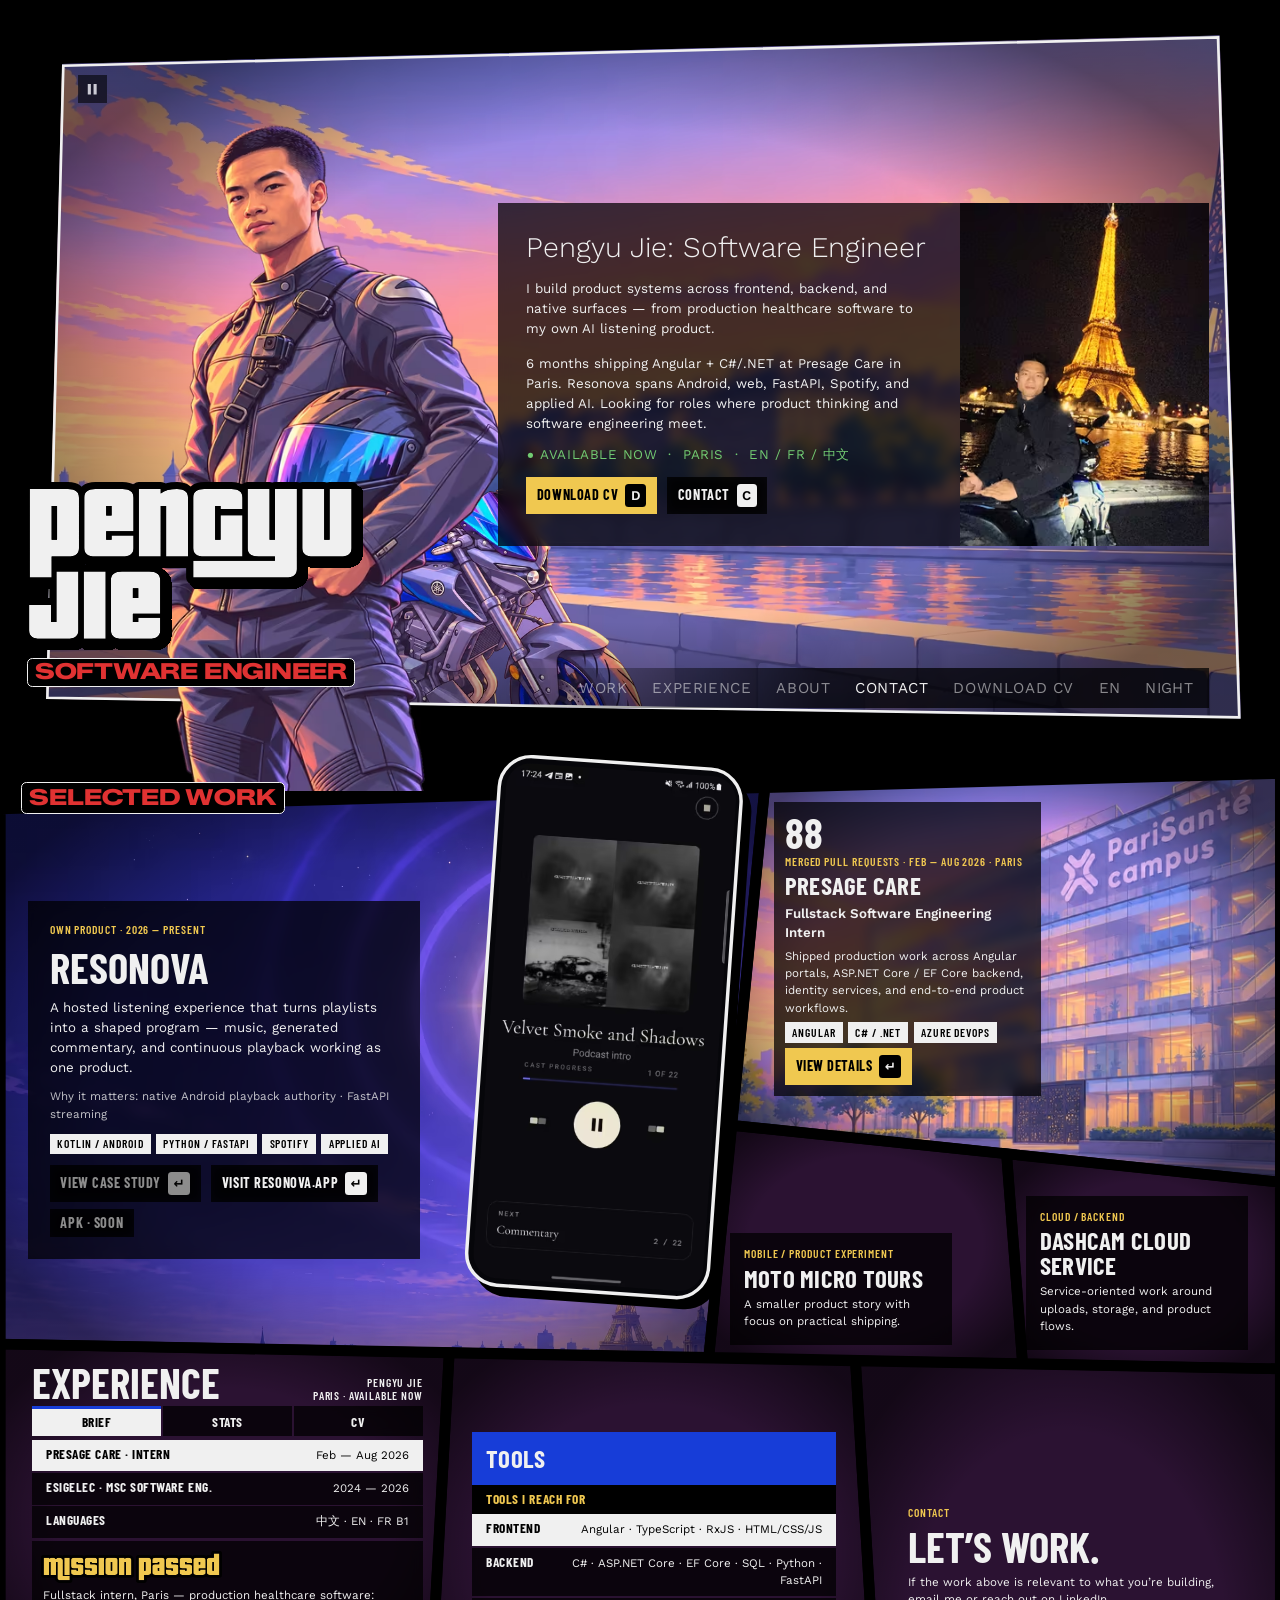
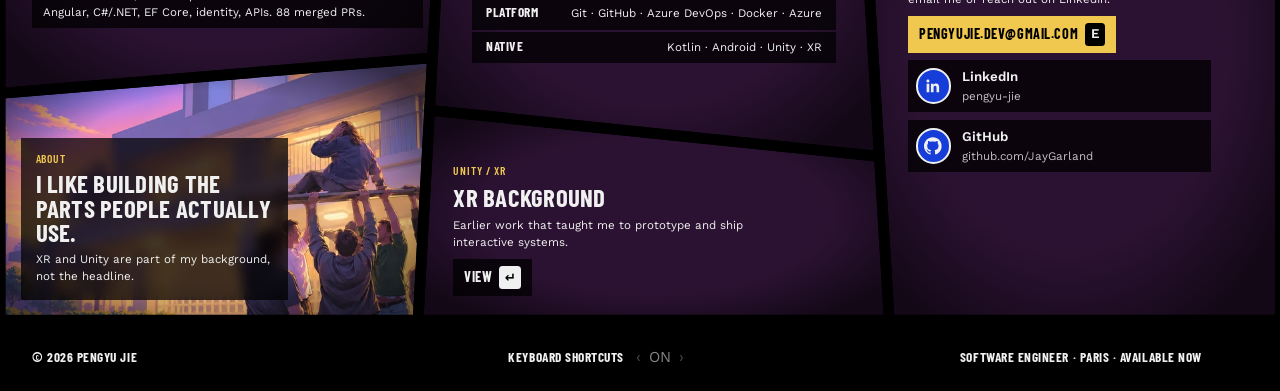
<file: index.html>
<!DOCTYPE html>
<html lang="en" data-theme="night">
<head>
  <meta charset="utf-8">
  <meta name="viewport" content="width=device-width, initial-scale=1">
  <title>Pengyu Jie — Software Engineer</title>
  <meta name="description" content="Software Engineer in Europe. Fullstack, product and platforms. Available now.">
  <link rel="canonical" href="https://pengyujie.pages.dev/">
  <link rel="alternate" href="https://pengyujie.pages.dev/" hreflang="en">
  <link rel="alternate" href="https://pengyujie.pages.dev/" hreflang="fr">
  <link rel="alternate" href="https://pengyujie.pages.dev/" hreflang="zh-Hans">
  <link rel="alternate" href="https://pengyujie.pages.dev/" hreflang="x-default">
  <link rel="icon" href="assets/icons/favicon.svg" type="image/svg+xml">
  <link rel="icon" href="assets/icons/favicon-32.png" type="image/png" sizes="32x32">
  <link rel="apple-touch-icon" href="assets/icons/apple-touch-icon.png">
  <meta property="og:type" content="website">
  <meta property="og:url" content="https://pengyujie.pages.dev/">
  <meta property="og:title" content="Pengyu Jie — Software Engineer">
  <meta property="og:description" content="Fullstack, product and platforms. Available now.">
  <meta property="og:image" content="https://pengyujie.pages.dev/assets/img/og-pengyu-jie-gta.jpg">
  <meta property="og:image:type" content="image/jpeg">
  <meta property="og:image:width" content="1200">
  <meta property="og:image:height" content="630">
  <meta name="twitter:card" content="summary_large_image">
  <meta name="twitter:title" content="Pengyu Jie — Software Engineer">
  <meta name="twitter:description" content="Fullstack, product and platforms. Available now.">
  <meta name="twitter:image" content="https://pengyujie.pages.dev/assets/img/og-pengyu-jie-gta.jpg">
  <script>
    try { if (localStorage.getItem("pengyujie-theme") === "day") document.documentElement.setAttribute("data-theme", "day"); } catch (e) {}
  </script>
  <link rel="preconnect" href="https://fonts.googleapis.com">
  <link rel="preconnect" href="https://fonts.gstatic.com" crossorigin>
  <link rel="preload" as="style" href="https://fonts.googleapis.com/css2?family=Barlow+Condensed:wght@600;700&family=Work+Sans:wght@300;400;600&family=Zalando+Sans+Expanded:wght@900&display=swap" onload="this.onload=null;this.rel='stylesheet'">
  <noscript><link rel="stylesheet" href="https://fonts.googleapis.com/css2?family=Barlow+Condensed:wght@600;700&family=Work+Sans:wght@300;400;600&family=Zalando+Sans+Expanded:wght@900&display=swap"></noscript>
  <link rel="stylesheet" href="assets/css/gta/tokens.css">
  <link rel="stylesheet" href="assets/css/gta/components.css">
  <link rel="stylesheet" href="assets/css/gta/site.css">
  <script>
    window.dataLayer = window.dataLayer || [];
    function gtag(){dataLayer.push(arguments);}
    gtag('js', new Date());
    gtag('config', 'G-TCTK49658F');
    /* Analytics loads after the page so it doesn't compete with the hero art; queued calls still send. */
    addEventListener('load', function () {
      var s = document.createElement('script');
      s.async = true; s.src = 'https://www.googletagmanager.com/gtag/js?id=G-TCTK49658F';
      document.head.appendChild(s);
    });
  </script>
</head>
<body>
  <a class="skip-link" href="#main" data-i18n="skip">Skip to content</a>

  <!-- Mobile top bar (137:580): logo + iFruit phone button; sticky. Hidden >= 1024 px. -->
  <div class="m-topbar scrim">
    <a class="m-logo" href="#top">Pengyu Jie</a>
    <button class="m-phone" type="button" data-open-ifruit aria-haspopup="dialog" aria-controls="ifruit">
      <svg aria-hidden="true" focusable="false"><use href="assets/icons/sprite.svg#i-phone"/></svg>
      <span data-i18n="phone">Phone</span>
    </button>
  </div>

  <div class="stage">
    <script>(function(s,w){if(w>=1024)s.style.zoom=Math.min(1,w/1440);})(document.currentScript.parentElement,document.documentElement.clientWidth);</script>

    <!-- ============ HERO ============ -->
    <header class="hero" id="top">
      <!-- Card (110:2): sky, parked bike, vignette, dip-to-black; skewed 3 px white edge on top. -->
      <div class="hero-card">
        <div class="hero-layer hero-sky">
          <picture>
            <source media="(max-width: 480px)" srcset="assets/img/gta/hero-L0-sky-m.avif" type="image/avif">
            <source media="(max-width: 480px)" srcset="assets/img/gta/hero-L0-sky-m.webp" type="image/webp">
            <source srcset="assets/img/gta/hero-L0-sky-800.avif 800w, assets/img/gta/hero-L0-sky.avif 1536w" sizes="(min-width: 1024px) 100vw, 816px" type="image/avif">
            <img src="assets/img/gta/hero-L0-sky.webp" srcset="assets/img/gta/hero-L0-sky-800.webp 800w, assets/img/gta/hero-L0-sky.webp 1536w" sizes="(min-width: 1024px) 100vw, 816px" alt="" width="1536" height="1024" fetchpriority="high">
          </picture>
        </div>
        <div class="hero-layer hero-bike">
          <picture>
            <source srcset="assets/img/gta/hero-L3-bike-800.avif 800w, assets/img/gta/hero-L3-bike.avif 1536w" sizes="42vw" type="image/avif">
            <img src="assets/img/gta/hero-L3-bike.webp" srcset="assets/img/gta/hero-L3-bike-800.webp 800w, assets/img/gta/hero-L3-bike.webp 1536w" sizes="42vw" alt="" width="1536" height="1024" loading="lazy">
          </picture>
        </div>
        <!-- Scene B "blue-hour ride" (165:955 → 165:991 → 165:1027): loaded after the page, then joins the cycle -->
        <div class="hero-scene-b" aria-hidden="true">
          <div class="hero-layer hero-sky-b">
            <picture>
              <source data-srcset="assets/img/gta/heroB-L0-bg-800.avif 800w, assets/img/gta/heroB-L0-bg.avif 1536w" sizes="(min-width: 1024px) 100vw, 816px" type="image/avif">
              <img data-src="assets/img/gta/heroB-L0-bg.webp" data-srcset="assets/img/gta/heroB-L0-bg-800.webp 800w, assets/img/gta/heroB-L0-bg.webp 1536w" sizes="(min-width: 1024px) 100vw, 816px" alt="" width="1536" height="1024">
            </picture>
          </div>
        </div>
        <div class="hero-dip"></div>
        <div class="vignette"></div>
      </div>
      <button class="cycle-toggle scrim" type="button" data-cycle-toggle aria-label="Pause background animation" data-i18n-label="cyclePause">
        <svg class="i-pause" viewBox="0 0 14 14" aria-hidden="true" focusable="false"><path d="M2 1h3.5v12H2zM8.5 1H12v12H8.5z"/></svg>
        <svg class="i-play" viewBox="0 0 14 14" aria-hidden="true" focusable="false"><path d="M3 1l10 6-10 6z"/></svg>
      </button>
      <svg class="hero-edge" viewBox="0 0 1344 768" aria-hidden="true" focusable="false">
        <path d="M1342.45 766.474L1.53809 744.524L19.4639 33.4648L1318.55 1.53613L1342.45 766.474Z"/>
      </svg>

      <!-- Break-out subject (110:6): head inside the card, body breaks the card's bottom edge. -->
      <div class="hero-breakout">
        <div class="hero-layer hero-subject">
          <picture>
            <source srcset="assets/img/gta/hero-L2-subject-520.avif 520w, assets/img/gta/hero-L2-subject.avif 1024w" sizes="(min-width: 1024px) 36vw, 400px" type="image/avif">
            <img src="assets/img/gta/hero-L2-subject.webp" srcset="assets/img/gta/hero-L2-subject-520.webp 520w, assets/img/gta/hero-L2-subject.webp 1024w" sizes="(min-width: 1024px) 36vw, 400px" alt="" width="1024" height="1536" fetchpriority="high">
          </picture>
        </div>
      </div>

      <div class="hero-breakout-b" aria-hidden="true">
        <div class="hero-layer hero-subject-b">
          <picture>
            <source data-srcset="assets/img/gta/heroB-L2-subject-800.avif 800w, assets/img/gta/heroB-L2-subject.avif 969w" sizes="(min-width: 1024px) 47vw, 104vw" type="image/avif">
            <img data-src="assets/img/gta/heroB-L2-subject.webp" data-srcset="assets/img/gta/heroB-L2-subject-800.webp 800w, assets/img/gta/heroB-L2-subject.webp 969w" sizes="(min-width: 1024px) 47vw, 104vw" alt="" width="969" height="976">
          </picture>
        </div>
      </div>

      <!-- Story panel (110:9): the reading area — never covered, never animated. -->
      <section class="story scrim" aria-labelledby="story-title">
        <div class="story-text">
          <h2 class="t-story-title" id="story-title" data-i18n="storyTitle">Pengyu Jie: Software Engineer</h2>
          <p class="t-body-m" data-i18n="storyP1">I build product systems across frontend, backend, and native surfaces — from production healthcare software to my own AI listening product.</p>
          <p class="t-body-m" data-i18n="storyP2">6 months shipping Angular + C#/.NET at Presage Care in Paris. Resonova spans Android, web, FastAPI, Spotify, and applied AI. Looking for roles where product thinking and software engineering meet.</p>
          <p class="story-status">
            <svg class="status-dot" viewBox="0 0 10 10" aria-hidden="true" focusable="false"><circle cx="5" cy="5" r="2.92"/></svg>
            <span data-i18n="statusLine">Available now  ·  Paris  ·  EN / FR / 中文</span>
          </p>
          <div class="actions">
            <a class="btn btn--primary" href="assets/docs/resume-fullstack/Fullstack_JiePengyu_CV_EN_BASELINE.pdf" data-cv download><span data-i18n="downloadCv">Download CV</span> <span class="key key--shortcut" aria-hidden="true">D</span></a>
            <a class="btn btn--secondary" href="#contact"><span data-i18n="navContact">Contact</span> <span class="key key--shortcut" aria-hidden="true">C</span></a>
          </div>
        </div>
        <picture class="story-inset">
          <source srcset="assets/img/gta/story-inset-280.avif 280w, assets/img/gta/story-inset.avif 560w" sizes="280px" type="image/avif">
          <img src="assets/img/gta/story-inset.webp" srcset="assets/img/gta/story-inset-280.webp 280w, assets/img/gta/story-inset.webp 560w" sizes="280px" alt="Pengyu Jie with his motorcycle at the Eiffel Tower at night" data-i18n-alt="insetAlt" width="560" height="772" loading="lazy">
        </picture>
      </section>

      <!-- Nav strip (110:25): image-11 fading story-menu bar; sticks to the top past the hero. -->
      <nav class="hero-nav" aria-label="Primary">
        <a class="menu-bar-item" href="#work" aria-current="true" data-i18n="navWork">Work</a>
        <a class="menu-bar-item" href="#experience" data-i18n="navExperience">Experience</a>
        <a class="menu-bar-item" href="#about" data-i18n="navAbout">About</a>
        <a class="menu-bar-item" href="#contact" data-i18n="navContact">Contact</a>
        <a class="menu-bar-item" href="assets/docs/resume-fullstack/Fullstack_JiePengyu_CV_EN_BASELINE.pdf" data-cv download data-i18n="navCv">Download CV</a>
        <button class="menu-bar-item selector" type="button" data-lang-toggle><span class="visually-hidden" data-i18n="langPrefix">Language: </span><span data-i18n="langValue">EN</span></button>
        <button class="menu-bar-item selector" type="button" data-theme-toggle><span class="visually-hidden" data-i18n="themePrefix">Theme: </span><span data-theme-value>Night</span></button>
      </nav>

      <!-- Mobile poster corners (137:363 / 154:367) -->
      <p class="poster-corner poster-corner--left" data-i18n="posterCity">Paris · 2026</p>
      <p class="poster-corner poster-corner--right"><svg class="status-dot" viewBox="0 0 10 10" aria-hidden="true" focusable="false"><circle cx="5" cy="5" r="2.92"/></svg><span data-i18n="available">Available now</span></p>

      <div class="hero-logo">
        <h1 class="visually-hidden">Pengyu Jie</h1>
        <img class="hero-wordmark" src="assets/img/gta/wm-name-hero.svg" alt="" width="384" height="235">
        <p class="plate hero-plate"><span data-i18n="plateRole">Software engineer</span></p>
      </div>
    </header>

    <main id="main">
      <h2 class="plate work-plate"><span data-i18n="plateWork">Selected work</span></h2>

      <!-- Resonova (107:28) + the real app as the tile's subject (245:962), breaking out above it -->
      <div class="work-feature">
        <article class="tile tile--resonova cut-a" id="work" aria-labelledby="t-resonova">
          <div class="tile-bg"></div>
          <picture class="tile-art art--resonova">
            <source srcset="assets/img/gta/resonova-L0-bg-800.avif 800w, assets/img/gta/resonova-L0-bg.avif 1536w" sizes="(min-width: 1024px) 77vw, 1050px" type="image/avif">
            <img src="assets/img/gta/resonova-L0-bg.webp" srcset="assets/img/gta/resonova-L0-bg-800.webp 800w, assets/img/gta/resonova-L0-bg.webp 1536w" sizes="(min-width: 1024px) 77vw, 1050px" alt="" width="1536" height="1024" loading="lazy">
          </picture>
          <div class="vignette"></div>
          <div class="info-panel info-panel--featured scrim tile-panel">
            <p class="ip-kicker" data-i18n="resoStatus">Own product · 2026 — present</p>
            <h3 class="ip-title" id="t-resonova">Resonova</h3>
            <p class="ip-body" data-i18n="resoDescription">A hosted listening experience that turns playlists into a shaped program — music, generated commentary, and continuous playback working as one product.</p>
            <p class="ip-detail" data-i18n="resoDetail">Why it matters: native Android playback authority · FastAPI streaming</p>
            <ul class="chips" aria-label="Technology"><li class="chip">Kotlin / Android</li><li class="chip">Python / FastAPI</li><li class="chip">Spotify</li><li class="chip">Applied AI</li></ul>
            <div class="actions">
              <span class="btn btn--primary" role="link" aria-disabled="true" title="Case study coming soon" data-i18n-title="resoCaseSoon"><span data-i18n="resoCaseStudy">View case study</span> <span class="key" aria-hidden="true">↵</span></span>
              <a class="btn btn--secondary" href="https://resonova.app/" target="_blank" rel="noopener"><span data-i18n="resoVisit">Visit resonova.app</span> <span class="key" aria-hidden="true">↵</span></a>
              <span class="btn btn--secondary" aria-disabled="true" data-i18n="resoApkSoon">APK · soon</span>
            </div>
          </div>
        </article>
        <div class="device device--resonova">
          <picture>
            <source srcset="assets/img/gta/resonova-screen.avif" type="image/avif">
            <img src="assets/img/gta/resonova-screen.webp" alt="Resonova Android app — Now Playing screen" data-i18n-alt="deviceAlt" width="324" height="720" loading="lazy">
          </picture>
        </div>
      </div>

      <!-- Presage Care (107:32) -->
      <article class="tile tile--presage cut-b" id="presage" aria-labelledby="t-presage">
        <div class="tile-bg"></div>
        <picture class="tile-art art--presage">
          <source srcset="assets/img/gta/presage-L0-bg-800.avif 800w, assets/img/gta/presage-L0-bg.avif 1536w" sizes="(min-width: 1024px) 59vw, 888px" type="image/avif">
          <img src="assets/img/gta/presage-L0-bg.webp" srcset="assets/img/gta/presage-L0-bg-800.webp 800w, assets/img/gta/presage-L0-bg.webp 1536w" sizes="(min-width: 1024px) 59vw, 888px" alt="" width="1536" height="1024" loading="lazy">
        </picture>
        <div class="vignette"></div>
        <div class="info-panel info-panel--standard scrim tile-panel">
          <div class="ip-stat"><p class="ip-stat-value">88</p><p class="ip-label" data-i18n="presageStatLabel">Merged pull requests · Feb — Aug 2026 · Paris</p></div>
          <h3 class="ip-title" id="t-presage" data-i18n="presageTitle">Presage Care</h3>
          <p class="ip-role" data-i18n="presageRole">Fullstack Software Engineering Intern</p>
          <p class="ip-body" data-i18n="presageBody">Shipped production work across Angular portals, ASP.NET Core / EF Core backend, identity services, and end-to-end product workflows.</p>
          <ul class="chips" aria-label="Technology"><li class="chip">Angular</li><li class="chip">C# / .NET</li><li class="chip">Azure DevOps</li></ul>
          <div class="actions">
            <button class="btn btn--primary" type="button" data-open-dialog="presage-details" aria-haspopup="dialog"><span data-i18n="viewDetails">View details</span> <span class="key" aria-hidden="true">↵</span></button>
          </div>
        </div>
      </article>

      <!-- Moto Micro Tours (107:36) — art placeholder -->
      <article class="tile tile--moto tile--placeholder cut-a" aria-labelledby="t-moto">
        <div class="tile-bg"></div><div class="vignette"></div>
        <div class="help-text scrim tile-panel">
          <p class="ht-kicker" data-i18n="motoKicker">Mobile / product experiment</p>
          <h3 class="ht-title" id="t-moto" data-i18n="motoTitle">Moto Micro Tours</h3>
          <p class="ht-body" data-i18n="motoBody">A smaller product story with focus on practical shipping.</p>
        </div>
      </article>

      <!-- Dashcam Cloud Service (107:40) — art placeholder -->
      <article class="tile tile--dashcam tile--placeholder cut-b" aria-labelledby="t-dashcam">
        <div class="tile-bg"></div><div class="vignette"></div>
        <div class="help-text scrim tile-panel">
          <p class="ht-kicker" data-i18n="dashKicker">Cloud / backend</p>
          <h3 class="ht-title" id="t-dashcam" data-i18n="dashTitle">Dashcam Cloud Service</h3>
          <p class="ht-body" data-i18n="dashBody">Service-oriented work around uploads, storage, and product flows.</p>
        </div>
      </article>

      <!-- Experience + Education (107:44) — GTA pause menu; art placeholder -->
      <article class="tile tile--experience tile--placeholder cut-a" id="experience" aria-labelledby="t-experience">
        <div class="tile-bg"></div><div class="vignette"></div>
        <div class="pause-menu tile-panel">
          <div class="pm-header">
            <h3 class="pm-title" id="t-experience" data-i18n="expTitle">Experience</h3>
            <p class="pm-meta"><span>Pengyu Jie</span><span data-i18n="expMeta">Paris · Available now</span></p>
          </div>
          <nav class="pm-tabs" aria-label="Experience">
            <a class="pause-tab" href="#experience" aria-current="true" data-i18n="tabBrief">Brief</a>
            <a class="pause-tab" href="#tools" data-i18n="tabStats">Stats</a>
            <a class="pause-tab" href="assets/docs/resume-fullstack/Fullstack_JiePengyu_CV_EN_BASELINE.pdf" data-cv download data-i18n="tabCv">CV</a>
          </nav>
          <ul class="menu-rows">
            <li class="menu-row menu-row--selected"><span class="mr-label" data-i18n="rowPresage">Presage Care · Intern</span><span class="mr-value" data-i18n="rowPresageVal">Feb — Aug 2026</span></li>
            <li class="menu-row"><span class="mr-label" data-i18n="rowEsig">ESIGELEC · MSc Software Eng.</span><span class="mr-value">2024 — 2026</span></li>
            <li class="menu-row"><span class="mr-label" data-i18n="rowLang">Languages</span><span class="mr-value" data-i18n="rowLangVal">中文 · EN · FR B1</span></li>
          </ul>
          <div class="pm-detail scrim">
            <img class="pm-mission" src="assets/img/gta/mission-passed.svg" alt="Mission passed" data-i18n-alt="missionAlt" width="204" height="39">
            <p class="ht-body" data-i18n="expDetail">Fullstack intern, Paris — production healthcare software: Angular, C#/.NET, EF Core, identity, APIs. 88 merged PRs.</p>
          </div>
        </div>
      </article>

      <!-- Tools (107:54) — GTA menu list; art placeholder -->
      <article class="tile tile--tools tile--placeholder cut-b" id="tools" aria-labelledby="t-tools">
        <div class="tile-bg"></div><div class="vignette"></div>
        <div class="gta-menu tile-panel">
          <h3 class="gm-banner" id="t-tools" data-i18n="toolsTitle">Tools</h3>
          <p class="gm-sub" data-i18n="stackTitle">Tools I reach for</p>
          <ul class="menu-rows">
            <li class="menu-row menu-row--selected"><span class="mr-label" data-i18n="frontend">Frontend</span><span class="mr-value">Angular · TypeScript · RxJS · HTML/CSS/JS</span></li>
            <li class="menu-row"><span class="mr-label" data-i18n="backend">Backend</span><span class="mr-value">C# · ASP.NET Core · EF Core · SQL · Python · FastAPI</span></li>
            <li class="menu-row"><span class="mr-label" data-i18n="platform">Platform</span><span class="mr-value">Git · GitHub · Azure DevOps · Docker · Azure</span></li>
            <li class="menu-row"><span class="mr-label" data-i18n="native">Native</span><span class="mr-value">Kotlin · Android · Unity · XR</span></li>
          </ul>
        </div>
      </article>

      <!-- XR background (107:47) — art placeholder -->
      <article class="tile tile--xr tile--placeholder cut-a" aria-labelledby="t-xr">
        <div class="tile-bg"></div><div class="vignette"></div>
        <div class="tile-copy tile-panel">
          <p class="ht-kicker" data-i18n="xrKicker">Unity / XR</p>
          <h3 class="ht-title" id="t-xr" data-i18n="xrTitle">XR background</h3>
          <p class="ht-body" data-i18n="xrBody">Earlier work that taught me to prototype and ship interactive systems.</p>
          <div class="actions">
            <a class="btn btn--secondary" href="assets/docs/JiePengyu_CV_UnityXR_2025-09_EN.pdf" data-xr-cv><span data-i18n="view">View</span> <span class="key" aria-hidden="true">↵</span></a>
          </div>
        </div>
      </article>

      <!-- About (107:50) -->
      <article class="tile tile--about cut-b" id="about" aria-labelledby="t-about">
        <div class="tile-bg"></div>
        <picture class="tile-art art--about">
          <source srcset="assets/img/gta/about-L0-bg-800.avif 800w, assets/img/gta/about-L0-bg.avif 1536w" sizes="(min-width: 1024px) 42vw, 528px" type="image/avif">
          <img src="assets/img/gta/about-L0-bg.webp" srcset="assets/img/gta/about-L0-bg-800.webp 800w, assets/img/gta/about-L0-bg.webp 1536w" sizes="(min-width: 1024px) 42vw, 528px" alt="" width="1536" height="1024" loading="lazy">
        </picture>
        <div class="vignette"></div>
        <div class="help-text scrim tile-panel">
          <p class="ht-kicker" data-i18n="aboutKicker">About</p>
          <h3 class="ht-title" id="t-about" data-i18n="aboutHeadline">I like building the parts people actually use.</h3>
          <p class="ht-body" data-i18n="aboutBody">XR and Unity are part of my background, not the headline.</p>
        </div>
      </article>

      <!-- Contact (107:57) — art placeholder -->
      <article class="tile tile--contact tile--placeholder cut-a" id="contact" aria-labelledby="t-contact">
        <div class="tile-bg"></div><div class="vignette"></div>
        <div class="tile-copy tile-panel">
          <p class="ht-kicker" data-i18n="contactKicker">Contact</p>
          <h3 class="ip-title" id="t-contact" data-i18n="contactHeadline">Let’s work.</h3>
          <p class="ht-body" data-i18n="contactBody">If the work above is relevant to what you’re building, email me or reach out on LinkedIn.</p>
          <div class="actions">
            <a class="btn btn--primary btn--email" href="mailto:pengyujie.dev@gmail.com" data-shortcut-email>pengyujie.dev@gmail.com <span class="key key--shortcut" aria-hidden="true">E</span></a>
          </div>
          <a class="notification" href="https://www.linkedin.com/in/pengyu-jie" target="_blank" rel="noopener">
            <span class="nt-icon"><svg aria-hidden="true" focusable="false"><use href="assets/icons/sprite.svg#i-linkedin"/></svg></span>
            <span class="nt-text"><span class="nt-sender">LinkedIn</span><span class="nt-message">pengyu-jie</span></span>
          </a>
          <a class="notification" href="https://github.com/JayGarland" target="_blank" rel="noopener">
            <span class="nt-icon"><svg aria-hidden="true" focusable="false"><use href="assets/icons/sprite.svg#i-github"/></svg></span>
            <span class="nt-text"><span class="nt-sender">GitHub</span><span class="nt-message">github.com/JayGarland</span></span>
          </a>
        </div>
      </article>

      <svg class="gutters" viewBox="-6 0 1452 2240" aria-hidden="true" focusable="false">
        <defs><g id="gutter-paths">
          <path d="M0 910L860 886L797 1527L0 1512Z"/>
          <path d="M860 886L1440 870V1330L823 1266Z"/>
          <path d="M823 1266L1132 1298L1150 1534L797 1527Z"/>
          <path d="M1132 1298L1440 1330V1540L1150 1534Z"/>
          <path d="M0 1512L505 1522L486 1865L0 1905Z"/>
          <path d="M483 1924L989 1976L1000 2160H470Z"/>
          <path d="M0 1905L486 1865L470 2160H0Z"/>
          <path d="M505 1522L962 1531L989 1976L483 1924Z"/>
          <path d="M962 1531L1440 1540V2160H1000Z"/>
        </g></defs>
        <use class="gutters-ink" href="#gutter-paths"/>
        <use class="gutters-theme" href="#gutter-paths"/>
      </svg>
    </main>

    <footer class="site-footer">
      <span class="t-menu" data-i18n="footer">© 2026 Pengyu Jie</span>
      <div class="shortcuts-toggle scrim">
        <span class="t-menu" id="shortcuts-label" data-i18n="shortcutsLabel">Keyboard shortcuts</span>
        <button class="menu-bar-item selector" type="button" data-shortcuts-toggle aria-labelledby="shortcuts-label shortcuts-value" aria-pressed="true"><span class="chev" aria-hidden="true">‹</span><span id="shortcuts-value" data-shortcuts-value>On</span><span class="chev" aria-hidden="true">›</span></button>
      </div>
      <span class="t-menu" data-i18n="footerRight">Software Engineer · Paris · Available now</span>
    </footer>
  </div>


  <!-- Presage details ("View details") — no case-study page yet; reuses the existing Presage copy. -->
  <dialog class="details-dialog scrim" id="presage-details" aria-labelledby="pd-title">
    <div class="dd-head">
      <p class="ip-kicker" data-i18n="presageDates">Feb 2026 – Aug 2026 · Paris, PariSanté Campus</p>
      <h2 class="ip-title" id="pd-title" data-i18n="presageTitle">Presage Care</h2>
      <p class="ip-role" data-i18n="presageRole">Fullstack Software Engineering Intern</p>
    </div>
    <ul class="menu-rows dd-list">
      <li class="menu-row"><span class="mr-value" data-i18n="presage1">Shipped 88 merged pull requests across a production healthcare platform.</span></li>
      <li class="menu-row"><span class="mr-value" data-i18n="presage2">Built portal features end-to-end.</span></li>
      <li class="menu-row"><span class="mr-value" data-i18n="presage3">Designed and shipped a Weekly Brief dashboard.</span></li>
    </ul>
    <form method="dialog" class="actions">
      <button class="btn btn--secondary" type="submit"><span data-i18n="close">Close</span> <span class="key" aria-hidden="true">Esc</span></button>
    </form>
  </dialog>

  <!-- iFruit phone (137:1772) — the mobile menu. Native <dialog>: focus trap, Esc, top layer. -->
  <dialog class="ifruit" id="ifruit" aria-label="iFruit menu" data-i18n-label="ifruitLabel">
    <div class="if-screen">
      <div class="if-status"><span class="if-time" data-ifruit-time>14:32</span><span class="if-brand">iFruit</span></div>
      <nav class="if-grid" aria-label="Menu">
        <a class="if-app" href="#work" data-close-ifruit><span class="if-icon if-icon--blue"><svg aria-hidden="true"><use href="assets/icons/sprite.svg#i-work"/></svg></span><span data-i18n="navWork">Work</span></a>
        <a class="if-app" href="#experience" data-close-ifruit><span class="if-icon if-icon--blue"><svg aria-hidden="true"><use href="assets/icons/sprite.svg#i-experience"/></svg></span><span data-i18n="navExperience">Experience</span></a>
        <a class="if-app" href="#about" data-close-ifruit><span class="if-icon if-icon--blue"><svg aria-hidden="true"><use href="assets/icons/sprite.svg#i-about"/></svg></span><span data-i18n="navAbout">About</span></a>
        <a class="if-app" href="#contact" data-close-ifruit><span class="if-icon if-icon--blue"><svg aria-hidden="true"><use href="assets/icons/sprite.svg#i-contact"/></svg></span><span data-i18n="navContact">Contact</span></a>
        <a class="if-app" href="assets/docs/resume-fullstack/Fullstack_JiePengyu_CV_EN_BASELINE.pdf" data-cv download><span class="if-icon if-icon--yellow"><svg aria-hidden="true"><use href="assets/icons/sprite.svg#i-cv"/></svg></span><span data-i18n="tabCv">CV</span></a>
        <a class="if-app" href="https://resonova.app/" target="_blank" rel="noopener"><span class="if-icon if-icon--plum"><svg aria-hidden="true"><use href="assets/icons/sprite.svg#i-resonova"/></svg></span><span>Resonova</span></a>
        <button class="if-app" type="button" data-lang-toggle><span class="if-icon if-icon--soft"><svg aria-hidden="true"><use href="assets/icons/sprite.svg#i-language"/></svg></span><span data-i18n="appLanguage">Language</span></button>
        <button class="if-app" type="button" data-theme-toggle><span class="if-icon if-icon--soft"><svg aria-hidden="true"><use href="assets/icons/sprite.svg#i-theme"/></svg></span><span data-i18n="appTheme">Theme</span></button>
        <a class="if-app" href="https://github.com/JayGarland" target="_blank" rel="noopener"><span class="if-icon if-icon--soft"><svg aria-hidden="true"><use href="assets/icons/sprite.svg#i-github"/></svg></span><span>GitHub</span></a>
      </nav>
      <img class="if-mark" src="assets/img/gta/ifruit-pj.svg" alt="" width="110" height="120">
      <div class="if-prompts">
        <button class="if-close" type="button" data-close-ifruit><span data-i18n="close">Close</span> <span aria-hidden="true">✕</span></button>
        <span class="if-open" aria-hidden="true" data-i18n="open">Open</span>
      </div>
    </div>
  </dialog>

  <script src="assets/js/gta/i18n.js"></script>
  <script src="assets/js/gta/site.js"></script>
</body>
</html>
</file>
<file: assets/css/gta/tokens.css>
/*
 * GTA-mimic design tokens — exported from Figma `cv-website-re-design`
 * (variable collections gta-mimic / color · theme · dimension, text styles type/*, effect focus/ring).
 * Single source for the redesign: change the Figma variable, then this file. Exported 2026-10-01.
 */

/* Fonts (Barlow Condensed 600/700, Work Sans 300/400/600, Zalando Sans Expanded 900; Noto Sans SC 400/600 on demand for 中文)
 * are loaded by a <link> in index.html, not @import, so they don't block CSS parsing. */

:root {
  /* colour · palette (refs: key-art k-means + GTA V hudcolor.dat) */
  --c-ink: #000000;
  --c-ink-soft: #3a343f;
  --c-bone: #f1eee6;
  --c-white: #f0f0f0;
  --c-v-sky: #95b3ba;
  --c-vi-blush: #f4d3cb;
  --c-vi-plum: #7e496d;
  --c-vi-night: #2b1232;
  --c-hud-yellow: #f0c850;
  --c-hud-red: #e03232;
  --c-hud-green: #72cc72;
  --c-hud-grey: #8c8c8c;            /* MENU_GREY — disabled */
  --c-player: #173dd8;              /* Yamaha Icon Blue = player colour */
  --c-scrim: rgb(0 0 0 / 0.729);    /* PAUSE_BG, rgba(0,0,0,186) */

  /* theme · Night (default) */
  --surface-gutter: var(--c-ink);
  --text-on-gutter: var(--c-white);
  --text-on-gutter-accent: var(--c-hud-yellow);

  /* space */
  --space-0: 0;
  --space-2: 2px;
  --space-4: 4px;
  --space-6: 6px;
  --space-8: 8px;
  --space-12: 12px;
  --space-16: 16px;
  --space-24: 24px;
  --space-32: 32px;
  --space-48: 48px;

  /* radius */
  --radius-0: 0;
  --radius-key: 4px;
  --radius-plate: 6px;
  --radius-device: 18px;

  /* stroke */
  --stroke-edge: 3px;
  --stroke-logo: 8px;
  --stroke-gutter: 12px;
  --stroke-gutter-inner: 6px;

  /* opacity */
  --opacity-inactive: 0.55;
  --opacity-secondary: 0.8;
  --opacity-divider: 0.35;

  /* effects */
  --blur-scrim: 12px;
  --focus-ring: 0 0 0 2px var(--c-ink), 0 0 0 5px var(--c-hud-yellow);

  /* motion (ms) — loading-screen cycle: 6 s linear move + 0.5 s dip out + 0.5 s dip in */
  --motion-snap: 90ms;
  --motion-quick: 160ms;
  --motion-slide: 280ms;
  --motion-settle: 600ms;
  --motion-shard: 2600ms;
  --motion-scene: 6000ms;
  --motion-dip: 500ms;

  /* type · families (body = Work Sans stand-in; Chalet decision open) */
  --font-body: "Work Sans", "Noto Sans SC", system-ui, sans-serif;
  --font-ui: "Barlow Condensed", "Noto Sans SC", system-ui, sans-serif;
  --font-plate: "Zalando Sans Expanded", "Barlow Condensed", sans-serif;
  --font-cjk: "Noto Sans SC", sans-serif;
  /* Pricedown is never a webfont (Typodermic EULA §4.3) — wordmarks ship as outlined SVG. */
}

:root[data-theme="day"] {
  --surface-gutter: var(--c-bone);
  --text-on-gutter: var(--c-ink);
  --text-on-gutter-accent: var(--c-vi-plum);
}

/* type · text styles (Figma type/*) */
.t-story-title { font: 300 32px/1.2 var(--font-body); }
.t-body-m      { font: 400 15px/1.5 var(--font-body); }
.t-body-s      { font: 400 13px/1.5 var(--font-body); }
.t-body-strong { font: 600 15px/1.45 var(--font-body); }
.t-menu-bar    { font: 400 17px/1.2 var(--font-body); letter-spacing: 0.02em; text-transform: uppercase; }
.t-menu        { font: 700 15px/1.1 var(--font-ui); letter-spacing: 0.04em; text-transform: uppercase; }
.t-label       { font: 600 13px/1.15 var(--font-ui); letter-spacing: 0.08em; text-transform: uppercase; }
.t-cta         { font: 700 16px/1 var(--font-ui); letter-spacing: 0.04em; text-transform: uppercase; }
.t-title-stat  { font: 700 80px/0.9 var(--font-ui); }
.t-title-xl    { font: 700 48px/0.95 var(--font-ui); text-transform: uppercase; }
.t-title-l     { font: 700 28px/1 var(--font-ui); letter-spacing: 0.01em; text-transform: uppercase; }
.t-plate       { font: 900 25px/1 var(--font-plate); letter-spacing: -0.01em; text-transform: uppercase; }

@media (prefers-reduced-motion: reduce) {
  :root {
    --motion-snap: 0ms; --motion-quick: 0ms; --motion-slide: 0ms; --motion-settle: 0ms;
  }
}
</file>
<file: assets/css/gta/components.css>
/*
 * GTA UI components — Figma "Components · GTA UI · LOCKED" (file iYBfbPOONQVb23p9OWBO0K).
 * Every value is a token from tokens.css. Figma backdrop blur 12 renders as CSS blur(6px).
 */

:root { --blur-backdrop: calc(var(--blur-scrim) / 2); }

/* Components own their spacing (gap/padding), never UA margins. */
:where(.info-panel, .help-text, .menu-rows, .notification, .plate) :where(p, h2, h3, ul, li) { margin: 0; }
:where(p.plate, h2.plate) { margin: 0; }

.scrim {
  background: var(--c-scrim);
  -webkit-backdrop-filter: blur(var(--blur-backdrop));
  backdrop-filter: blur(var(--blur-backdrop));
}

/* ---------- Button · Instructional (121:20): LABEL then KEY ---------- */
.btn {
  display: inline-flex; align-items: center; gap: var(--space-8);
  padding: var(--space-8) var(--space-12);
  border: 0; border-radius: 0;
  font: 700 16px/1 var(--font-ui); letter-spacing: 0.04em; text-transform: uppercase;
  text-decoration: none; white-space: nowrap; cursor: pointer;
  transition: background-color var(--motion-quick) linear, color var(--motion-quick) linear;
}
.btn .key {
  display: inline-flex; align-items: center; justify-content: center;
  min-width: 22px; padding: var(--space-2) var(--space-6);
  border-radius: var(--radius-key);
  font: 600 15px/1.45 var(--font-body); letter-spacing: 0; text-transform: none;
  transition: background-color var(--motion-quick) linear, color var(--motion-quick) linear;
}
.btn--primary { background: var(--c-hud-yellow); color: var(--c-ink); }
.btn--primary .key { background: var(--c-ink); color: var(--c-white); }
.btn--secondary {
  background: var(--c-scrim); color: var(--c-white);
  -webkit-backdrop-filter: blur(var(--blur-backdrop)); backdrop-filter: blur(var(--blur-backdrop));
}
.btn--secondary .key { background: var(--c-white); color: var(--c-ink); }

/* Hover = selected (white); Focus = selected + ring; Pressed = key cap turns yellow. */
.btn:not([aria-disabled="true"]):hover,
.btn:not([aria-disabled="true"]):focus-visible,
.btn:not([aria-disabled="true"]):active { background: var(--c-white); color: var(--c-ink); }
.btn:not([aria-disabled="true"]):hover .key,
.btn:not([aria-disabled="true"]):focus-visible .key { background: var(--c-ink); color: var(--c-white); }
.btn:not([aria-disabled="true"]):active .key { background: var(--c-hud-yellow); color: var(--c-ink); }
.btn:focus-visible { outline: none; box-shadow: var(--focus-ring); }

.btn[aria-disabled="true"] {
  background: var(--c-scrim); color: var(--c-hud-grey); cursor: default;
  -webkit-backdrop-filter: blur(var(--blur-backdrop)); backdrop-filter: blur(var(--blur-backdrop));
}
.btn[aria-disabled="true"] .key { background: var(--c-hud-grey); color: var(--c-ink); }
@media (hover: none) { .btn .key { display: none; } }   /* key caps hidden on touch */

/* ---------- Menu Bar Item (121:32) + Selector (126:188) ---------- */
.menu-bar-item {
  display: inline-flex; align-items: center; gap: var(--space-8);
  padding: var(--space-4) var(--space-6);
  border: 0; background: none;
  font: 400 17px/1.2 var(--font-body); letter-spacing: 0.04em; text-transform: uppercase;
  color: var(--c-white); text-decoration: none; white-space: nowrap; cursor: pointer;
  opacity: var(--opacity-inactive);
  transition: opacity var(--motion-quick) linear;
}
.menu-bar-item[aria-current]:not([aria-current="false"]),
.menu-bar-item:hover,
.menu-bar-item:focus-visible { opacity: 1; }
.menu-bar-item:focus-visible { outline: none; box-shadow: var(--focus-ring); }
.selector { letter-spacing: 0.02em; }
.selector .chev { opacity: var(--opacity-inactive); transition: opacity var(--motion-quick) linear; }
.selector:hover .chev, .selector:focus-visible .chev { opacity: 1; }

/* ---------- Plate · Online (121:42) ---------- */
.plate {
  display: inline-flex; align-items: center;
  padding: var(--space-4) var(--space-8);
  background: var(--c-ink); border: 1.5px solid var(--c-white); border-radius: var(--radius-plate);
  color: var(--c-hud-red);
  font: 900 25px/1 var(--font-plate); letter-spacing: -0.01em; text-transform: uppercase;
  white-space: nowrap;
}

/* ---------- Info Panel (133:210) ---------- */
.info-panel {
  display: flex; flex-direction: column; align-items: flex-start;
  color: var(--c-white);
}
.info-panel--featured { width: 440px; padding: var(--space-24); gap: var(--space-12); }
.info-panel--standard { width: 340px; padding: var(--space-12); gap: var(--space-6); }
.info-panel > * { width: 100%; }
.ip-stat { display: flex; flex-direction: column; gap: 2px; }
.ip-stat-value { font: 700 80px/0.9 var(--font-ui); }
.info-panel--standard .ip-stat-value { font: 700 48px/0.95 var(--font-ui); text-transform: uppercase; }
.ip-label, .ip-kicker {
  font: 600 13px/1.15 var(--font-ui); letter-spacing: 0.08em; text-transform: uppercase;
  color: var(--c-hud-yellow);
}
.ip-title { font: 700 48px/0.95 var(--font-ui); text-transform: uppercase; }
.info-panel--standard .ip-title { font: 700 28px/1 var(--font-ui); letter-spacing: 0.01em; }
.ip-role { font: 600 15px/1.45 var(--font-body); }
.ip-body { font: 400 15px/1.5 var(--font-body); }
.info-panel--standard .ip-body { font: 400 13px/1.5 var(--font-body); }
.ip-detail { font: 400 13px/1.5 var(--font-body); opacity: var(--opacity-secondary); }
.chips { display: flex; flex-wrap: wrap; gap: var(--space-8) var(--space-6); margin: 0; padding: 0; list-style: none; }
.chip {
  padding: var(--space-4) var(--space-8);
  background: var(--c-white); color: var(--c-ink);
  font: 600 13px/1.15 var(--font-ui); letter-spacing: 0.08em; text-transform: uppercase;
}
.actions { display: flex; flex-wrap: wrap; gap: var(--space-8) var(--space-12); }

/* ---------- Help Text (121:44) ---------- */
.help-text {
  display: flex; flex-direction: column; gap: var(--space-6);
  padding: var(--space-16); color: var(--c-white);
}
.ht-kicker { font: 600 13px/1.15 var(--font-ui); letter-spacing: 0.08em; text-transform: uppercase; color: var(--c-hud-yellow); }
.ht-title { font: 700 28px/1 var(--font-ui); letter-spacing: 0.01em; text-transform: uppercase; }
.ht-body { font: 400 13px/1.5 var(--font-body); }

/* ---------- Menu Row (121:27) — rows stack with a 2 px gap ---------- */
.menu-rows { display: flex; flex-direction: column; gap: var(--space-2); margin: 0; padding: 0; list-style: none; }
.menu-row {
  display: flex; align-items: flex-start; gap: var(--space-16);
  padding: var(--space-8) var(--space-16);
  background: var(--c-scrim); color: var(--c-white);
  -webkit-backdrop-filter: blur(var(--blur-backdrop)); backdrop-filter: blur(var(--blur-backdrop));
  text-decoration: none;
}
.menu-row .mr-label { flex: none; font: 700 15px/1.1 var(--font-ui); letter-spacing: 0.04em; text-transform: uppercase; white-space: nowrap; }
.menu-row .mr-value { flex: 1 0 0; min-width: 1px; font: 400 13px/1.5 var(--font-body); text-align: right; }
.menu-row--selected, a.menu-row:hover, .menu-row:focus-visible { background: var(--c-white); color: var(--c-ink); }
.menu-row:focus-visible { outline: none; box-shadow: var(--focus-ring); }
.menu-row--disabled { color: var(--c-hud-grey); }

/* ---------- Pause Tab (134:246) — edge to edge, 2 px gaps ---------- */
.pause-tab {
  display: flex; align-items: center; justify-content: center;
  height: 34px; border: 0; border-top: 4px solid transparent;
  background: var(--c-scrim); color: var(--c-white);
  -webkit-backdrop-filter: blur(var(--blur-backdrop)); backdrop-filter: blur(var(--blur-backdrop));
  font: 700 15px/1.1 var(--font-ui); letter-spacing: 0.04em; text-transform: uppercase;
  text-decoration: none; cursor: pointer;
}
.pause-tab[aria-current="true"] { background: var(--c-white); color: var(--c-ink); border-top-color: var(--c-player); }
.pause-tab:hover { background: var(--c-white); color: var(--c-ink); }
.pause-tab:focus-visible { outline: none; box-shadow: var(--focus-ring); background: var(--c-white); color: var(--c-ink); }

/* ---------- Notification (126:201) — whole card is the link ---------- */
.notification {
  display: flex; align-items: center; gap: var(--space-12);
  width: 340px; padding: var(--space-8);
  background: var(--c-scrim); color: var(--c-white); text-decoration: none;
  -webkit-backdrop-filter: blur(var(--blur-backdrop)); backdrop-filter: blur(var(--blur-backdrop));
  transition: background-color var(--motion-quick) linear, color var(--motion-quick) linear;
}
.notification .nt-icon {
  flex: none; display: flex; align-items: center; justify-content: center;
  width: 40px; height: 40px; border-radius: 20px;
  background: var(--c-player); border: var(--stroke-edge) solid var(--c-white); color: var(--c-white);
}
.notification .nt-icon svg { width: 20px; height: 20px; }
.notification .nt-text { display: flex; flex-direction: column; gap: var(--space-2); min-width: 1px; }
.notification .nt-sender { font: 600 15px/1.45 var(--font-body); }
.notification .nt-message { font: 400 13px/1.5 var(--font-body); opacity: var(--opacity-secondary); }
.notification:hover { background: var(--c-white); color: var(--c-ink); }
.notification:focus-visible { outline: none; box-shadow: var(--focus-ring); }

/* ---------- Device · Resonova (144:573) — the GTA skin stops at the bezel ---------- */
.device {
  overflow: hidden; padding: 3px; background: #06060a;
  border: var(--stroke-edge) solid var(--c-white); border-radius: 22px;
  box-shadow: 6px 6px 0 var(--c-ink);
}
.device picture, .device img { display: block; width: 100%; height: 100%; }
.device img { object-fit: cover; border-radius: 16px; }
</file>
<file: assets/css/gta/site.css>
/*
 * GTA-mimic homepage — layout. Spec: raJayoux-design/docs/implementation-masterbook.md, Figma page 98:2.
 * Desktop (>= 1024 px) is the 1440 x 2240 Figma frame 107:13, built at its own px coordinates and
 * scaled as a whole (site.js sets `zoom`; the stepped media queries below are the no-JS fallback).
 * Mobile (< 1024 px) is the 390 frame 137:356 as a single fluid column.
 */

/* ---------- base ---------- */
*, *::before, *::after { box-sizing: border-box; }
html { background: var(--surface-gutter); color: var(--text-on-gutter); }
body {
  margin: 0;
  background: var(--surface-gutter);
  color: var(--text-on-gutter);
  font: 400 15px/1.5 var(--font-body);
  -webkit-font-smoothing: antialiased;
}
img, svg { display: block; }
a { color: inherit; }
p, h1, h2, h3 { margin: 0; }
button { font: inherit; color: inherit; }

.visually-hidden {
  position: absolute !important;
  width: 1px; height: 1px;
  margin: -1px; padding: 0; border: 0;
  overflow: hidden; clip: rect(0 0 0 0); white-space: nowrap;
}
.skip-link {
  position: absolute; left: 16px; top: -100px; z-index: 100;
  padding: var(--space-8) var(--space-12);
  background: var(--c-hud-yellow); color: var(--c-ink);
  font: 700 16px/1 var(--font-ui); text-transform: uppercase; text-decoration: none;
}
.skip-link:focus { top: 16px; box-shadow: var(--focus-ring); outline: none; }

/* Overhangs (Scene B's bike, tilted phone) may run into the page margin on wide screens but never
   widen the page: clip at the window edge, not at the 1440 layout edge. */
html, body { overflow-x: clip; }

/* ---------- shared surfaces ---------- */
/* GTA vignette: transparent to 62 % of the radius, ink 55 % at the edge (Figma: a box 1.2x the tile). */
.vignette {
  position: absolute; inset: 0; pointer-events: none;
  background: radial-gradient(ellipse 60% 60% at 50% 50%, transparent 62%, rgb(0 0 0 / 0.55) 100%);
}

/* site.js toggles this for one frame to restart the hero cycle with every layer in step */
.hero.cycle-restart, .hero.cycle-restart * { animation: none !important; }

/* ---------- hero motion keyframes (6 s of 7 s = 85.714 %, 6.5 s = 92.857 %) ---------- */
@keyframes cycle-sky {
  0% { transform: none; }
  85.714%, 92.857% { transform: translateX(-60px); }
  92.858%, 100% { transform: none; }
}
@keyframes cycle-bike {
  0% { transform: none; }
  85.714%, 92.857% { transform: translateX(-72px); }
  92.858%, 100% { transform: none; }
}
@keyframes cycle-breakout {
  0% { transform: none; }
  85.714%, 92.857% { transform: translate(-84px, -16px); }
  92.858%, 100% { transform: none; }
}
@keyframes cycle-subject {
  0% { transform: none; opacity: 1; }
  85.714% { transform: translate(-28px, -16px) scale(1.0442, 1.0449); opacity: 1; }
  92.857% { transform: translate(-28px, -16px) scale(1.0442, 1.0449); opacity: 0; }
  92.858% { transform: none; opacity: 0; }
  100% { transform: none; opacity: 1; }
}
@keyframes cycle-dip {
  0%, 85.714% { opacity: 0; }
  92.857% { opacity: 1; }
  100% { opacity: 0; }
}
/* ---------- two-scene cycle A → B (14 s): A 0–7 s, B 7–14 s; scenes swap under full black ----------
   6 s = 42.857 %, 6.5 s = 46.429 %, 7 s = 50 %, 13 s = 92.857 %, 13.5 s = 96.429 % */
@keyframes cycle2-sky {
  0% { transform: none; }
  42.857%, 46.429% { transform: translateX(-60px); }
  46.43%, 100% { transform: none; }
}
@keyframes cycle2-bike {
  0% { transform: none; }
  42.857%, 46.429% { transform: translateX(-72px); }
  46.43%, 100% { transform: none; }
}
@keyframes cycle2-breakout {
  0% { transform: none; }
  42.857%, 46.429% { transform: translate(-84px, -16px); }
  46.43%, 100% { transform: none; }
}
@keyframes cycle2-subject {
  0% { transform: none; opacity: 1; }
  42.857% { transform: translate(-28px, -16px) scale(1.0442, 1.0449); opacity: 1; }
  46.429% { transform: translate(-28px, -16px) scale(1.0442, 1.0449); opacity: 0; }
  46.43%, 96.429% { transform: none; opacity: 0; }
  100% { transform: none; opacity: 1; }
}
@keyframes cycle2-dip {
  0%, 42.857% { opacity: 0; }
  46.429% { opacity: 1; }
  50%, 92.857% { opacity: 0; }
  96.429% { opacity: 1; }
  100% { opacity: 0; }
}
/* Scene B (165:955 Start → 165:991 End): ~5 % push-in on the background, subject grows from its bottom-left */
@keyframes cycle2-scene-b {
  0%, 46.428% { opacity: 0; }
  46.43%, 96.428% { opacity: 1; }
  96.43%, 100% { opacity: 0; }
}
@keyframes cycle2-sky-b {
  0%, 50% { transform: none; }
  92.857%, 96.429% { transform: translate(-38px, -21px) scale(1.05263); }
  96.43%, 100% { transform: none; }
}
@keyframes cycle2-subject-b {
  0%, 46.43% { transform: none; opacity: 0; }
  50% { transform: none; opacity: 1; }
  92.857% { transform: translate(-6px, -24px) scale(1.0504, 1.05); opacity: 1; }
  96.429% { transform: translate(-6px, -24px) scale(1.0504, 1.05); opacity: 0; }
  96.43%, 100% { transform: none; opacity: 0; }
}
/* ---------- mobile poster motion (< 1024 px): same 7 s rhythm, push-ins sized for a phone ---------- */
@keyframes m-sky {
  0% { transform: none; }
  85.714%, 92.857% { transform: scale(1.05); }
  92.858%, 100% { transform: none; }
}
@keyframes m-subject {
  0% { transform: none; opacity: 1; }
  85.714% { transform: translate(-6px, -10px) scale(1.035); opacity: 1; }
  92.857% { transform: translate(-6px, -10px) scale(1.035); opacity: 0; }
  92.858% { transform: none; opacity: 0; }
  100% { transform: none; opacity: 1; }
}
@keyframes m2-sky {
  0% { transform: none; }
  42.857%, 46.429% { transform: scale(1.05); }
  46.43%, 100% { transform: none; }
}
@keyframes m2-subject {
  0% { transform: none; opacity: 1; }
  42.857% { transform: translate(-6px, -10px) scale(1.035); opacity: 1; }
  46.429% { transform: translate(-6px, -10px) scale(1.035); opacity: 0; }
  46.43%, 96.429% { transform: none; opacity: 0; }
  100% { transform: none; opacity: 1; }
}
@keyframes m2-sky-b {
  0%, 50% { transform: none; }
  92.857%, 96.429% { transform: scale(1.05); }
  96.43%, 100% { transform: none; }
}
@keyframes m2-subject-b {
  0%, 46.43% { transform: none; opacity: 0; }
  50% { transform: none; opacity: 1; }
  92.857% { transform: translate(4px, -8px) scale(1.04); opacity: 1; }
  96.429% { transform: translate(4px, -8px) scale(1.04); opacity: 0; }
  96.43%, 100% { transform: none; opacity: 0; }
}
@keyframes enter-card    { from { opacity: 0; translate: 0 20px; } to { opacity: 1; translate: 0 0; } }
@keyframes enter-subject { from { opacity: 0; translate: 0 24px; } to { opacity: 1; translate: 0 0; } }
@keyframes enter-logo    { from { opacity: 0; translate: 14px -7px; scale: 1.045; } to { opacity: 1; translate: 0 0; scale: 1; } }

/* ============================================================
   DESKTOP COMPOSITION (>= 1024 px)
   ============================================================ */
@media (min-width: 1024px) {
  .stage {
    position: relative;
    width: 1440px;
    height: 2240px;
    margin: 0 auto;
    zoom: 0.711;                     /* no-JS fallback steps; site.js sets the exact value */
  }
}
@media (min-width: 1152px) { .stage { zoom: 0.8; } }
@media (min-width: 1280px) { .stage { zoom: 0.888; } }
@media (min-width: 1366px) { .stage { zoom: 0.948; } }
@media (min-width: 1440px) { .stage { zoom: 1; } }

@media (min-width: 1024px) {
  .m-topbar, .poster-corner { display: none; }

  /* ---------- hero card (110:2) ---------- */
  .hero-card {
    position: absolute; left: 52px; top: 40px; width: 1344px; height: 768px;
    clip-path: polygon(18px 32px, 1320px 0, 1344px 768px, 0 746px);
    background: var(--c-vi-night);
  }
  .hero-card .vignette {
    background: radial-gradient(ellipse 58% 58% at 50% 50%, transparent 62%, rgb(0 0 0 / 0.55) 100%);
  }
  .hero-layer { position: absolute; }
  .hero-layer picture, .hero-layer img { width: 100%; height: 100%; }
  .hero-layer img { object-fit: cover; }
  .hero-sky { left: -10px; top: -23px; width: 1424px; height: 814px; }   /* cycle Start (165:847): oversized for the pan */
  .hero-bike { left: 122px; top: 454px; width: 600px; height: 400px; }
  .hero-bike img { transform: scaleX(-1); }          /* approved art faces left; parked facing the panel */
  .hero-dip { position: absolute; inset: 0; background: var(--c-ink); opacity: 0; pointer-events: none; }
  .hero-edge {
    position: absolute; left: 52px; top: 40px; width: 1344px; height: 768px;
    overflow: visible; fill: none; stroke: var(--c-white); stroke-width: var(--stroke-edge);
    pointer-events: none;
  }

  /* Break-out (110:6): above the card, below every tile and all UI. */
  .hero-breakout {
    position: absolute; left: 0; top: 0; width: 760px; height: 980px;
    clip-path: polygon(50px 55px, 740px 45px, 740px 980px, 30px 980px, 40px 808px);
    pointer-events: none;
  }
  .hero-subject { left: 90px; top: 110px; width: 520px; height: 780px; transform-origin: 0 0; }

  /* Pause control for the cycle (WCAG 2.2.2) — top-left of the card, clear of the subject's head. */
  .cycle-toggle {
    position: absolute; left: 88px; top: 84px; z-index: 6;
    display: flex; align-items: center; justify-content: center;
    width: 32px; height: 32px; padding: 0; border: 0; cursor: pointer;
    color: var(--c-white); opacity: 0.8;
    transition: opacity var(--motion-quick) linear, background-color var(--motion-quick) linear;
  }
  .cycle-toggle svg { width: 14px; height: 14px; fill: currentColor; }
  .cycle-toggle:hover, .cycle-toggle:focus-visible { opacity: 1; background: var(--c-white); color: var(--c-ink); }
  .cycle-toggle:focus-visible { outline: none; box-shadow: var(--focus-ring); }
  .cycle-toggle .i-play, .hero.is-paused .cycle-toggle .i-pause { display: none; }
  .hero.is-paused .cycle-toggle .i-play { display: block; }

  /* ---------- loading-screen cycle, Scene A (165:847 → 165:883 → 165:919) ----------
     7 s loop: 0–6 s linear move Start→End · 6–6.5 s dip to black (subject fades with it)
     · layers snap back to Start under black · 6.5–7 s dip back in. UI never moves or fades. */
  @media (prefers-reduced-motion: no-preference) {
    .hero-sky, .hero-bike, .hero-breakout, .hero-subject, .hero-dip {
      animation-duration: calc(var(--motion-scene) + 2 * var(--motion-dip));
      animation-iteration-count: infinite;
      animation-timing-function: linear;
    }
    .hero-sky       { animation-name: cycle-sky; }
    .hero-bike      { animation-name: cycle-bike; }
    .hero-breakout  { animation-name: cycle-breakout; }
    .hero-subject   { animation-name: cycle-subject; }
    .hero-dip       { animation-name: cycle-dip; }
    .hero.is-paused :is(.hero-sky, .hero-bike, .hero-breakout, .hero-subject, .hero-dip) { animation-play-state: paused; }

    /* entrance (157:1273): Start → Settled, 0.6 s ease-out, once (site.js adds .is-entered);
       uses translate/scale/opacity so it composes with the cycle's transform. Story panel: no entrance. */
    .hero:not(.is-entered) :is(.hero-card, .hero-edge, .hero-nav) { animation: enter-card var(--motion-settle) ease-out both; }
    .hero:not(.is-entered) .hero-breakout {
      animation: cycle-breakout calc(var(--motion-scene) + 2 * var(--motion-dip)) linear infinite,
                 enter-subject var(--motion-settle) ease-out both;
    }
    .hero:not(.is-entered) .hero-logo { animation: enter-logo var(--motion-settle) ease-out both; }
  }
  .hero-logo { transform-origin: 0 0; }
  /* ---------- Scene B layers (static = hidden; shown only by the A → B cycle) ---------- */
  .hero-scene-b { position: absolute; inset: 0; opacity: 0; pointer-events: none; }
  .hero-sky-b { left: -40px; top: -23px; width: 1425px; height: 814px; transform-origin: 0 0; }
  .hero-breakout-b {
    position: absolute; left: 0; top: 0; width: 760px; height: 980px; pointer-events: none;
    clip-path: polygon(-600px 60px, 740px 45px, 740px 980px, -600px 980px);   /* open to the left: the bike may run into the page margin */
  }
  .hero-subject-b { left: -120px; top: 200px; width: 675px; height: 680px; opacity: 0; transform-origin: 0 0; }
  @media (prefers-reduced-motion: no-preference) {
    .hero.cycle-ab :is(.hero-sky, .hero-bike, .hero-breakout, .hero-subject, .hero-dip, .hero-scene-b, .hero-sky-b, .hero-subject-b) {
      animation-duration: calc(2 * (var(--motion-scene) + 2 * var(--motion-dip)));
      animation-iteration-count: infinite;
      animation-timing-function: linear;
    }
    .hero.cycle-ab .hero-sky       { animation-name: cycle2-sky; }
    .hero.cycle-ab .hero-bike      { animation-name: cycle2-bike; }
    .hero.cycle-ab .hero-breakout  { animation-name: cycle2-breakout; }
    .hero.cycle-ab .hero-subject   { animation-name: cycle2-subject; }
    .hero.cycle-ab .hero-dip       { animation-name: cycle2-dip; }
    .hero.cycle-ab .hero-scene-b   { animation-name: cycle2-scene-b; }
    .hero.cycle-ab .hero-sky-b     { animation-name: cycle2-sky-b; }
    .hero.cycle-ab .hero-subject-b { animation-name: cycle2-subject-b; }
    .hero.is-paused :is(.hero-scene-b, .hero-sky-b, .hero-subject-b) { animation-play-state: paused; }
  }
  .hero.no-cycle .cycle-toggle { display: none; }
  @media (prefers-reduced-motion: reduce) { .cycle-toggle { display: none; } }

  /* ---------- story panel (110:9) ---------- */
  .story {
    position: absolute; left: 560px; top: 228px; width: 800px; height: 386px; z-index: 4;
    display: flex; color: var(--c-white);
  }
  .story-text {
    width: 520px; flex: none; padding: var(--space-32);
    display: flex; flex-direction: column; gap: var(--space-16);
  }
  .story-status {
    display: flex; align-items: center; gap: var(--space-6);
    font: 400 15px/1.1 var(--font-body); letter-spacing: 0.04em; text-transform: uppercase;
    color: var(--c-hud-green); white-space: pre;
  }
  .status-dot { width: 10px; height: 10px; flex: none; fill: var(--c-hud-green); }
  .story-inset { display: block; width: 280px; flex: none; align-self: stretch; }
  .story-inset img { width: 100%; height: 100%; object-fit: cover; }

  /* ---------- nav strip (110:25) ---------- */
  .hero-nav {
    position: absolute; left: 560px; top: 751px; width: 800px; height: 46px; z-index: 5;
    display: flex; align-items: center; justify-content: flex-end; gap: var(--space-16);
    padding: var(--space-8) var(--space-12);
    background: linear-gradient(to right, transparent 0%, var(--c-scrim) 45%, var(--c-scrim) 100%);
  }

  /* Past the hero the same strip pins to the top, full scrim. */
  .hero-nav.is-stuck {
    position: fixed; left: 0; right: 0; top: 0; width: auto; z-index: 50;
    padding-right: calc(max(0px, (100vw - 1440px) / 2) + 80px + var(--space-12));
    background: var(--c-scrim);
    -webkit-backdrop-filter: blur(var(--blur-backdrop)); backdrop-filter: blur(var(--blur-backdrop));
  }

  /* ---------- logotype (110:21) — above the nav ---------- */
  .hero-logo { position: absolute; left: 30px; top: 507px; width: 373px; height: 268px; z-index: 6; }
  .hero-wordmark { position: absolute; left: -5.68px; top: 0; width: 384.42px; height: 235.47px; }
  .hero-plate { position: absolute; left: 0; top: 233px; width: 369px; height: 33px; }

  /* ---------- collage tiles: bounding box + cut-line polygon (local coords) ---------- */
  .tile {
    position: absolute;
    left: var(--x); top: var(--y); width: var(--w); height: var(--h);
    clip-path: var(--clip);
    overflow: hidden;
  }
  .tile-bg { position: absolute; inset: 0; background: var(--c-vi-night); }

  .tile--resonova   { --x: 0px;    --y: 886px;  --w: 860px; --h: 641px; --clip: polygon(0 24px, 860px 0, 797px 641px, 0 626px); }
  .tile--presage    { --x: 823px;  --y: 870px;  --w: 617px; --h: 460px; --clip: polygon(37px 16px, 617px 0, 617px 460px, 0 396px); }
  .tile--moto       { --x: 797px;  --y: 1266px; --w: 353px; --h: 268px; --clip: polygon(26px 0, 335px 32px, 353px 268px, 0 261px); }
  .tile--dashcam    { --x: 1132px; --y: 1298px; --w: 308px; --h: 242px; --clip: polygon(0 0, 308px 32px, 308px 242px, 18px 236px); }
  .tile--experience { --x: 0px;    --y: 1512px; --w: 505px; --h: 393px; --clip: polygon(0 0, 505px 10px, 486px 353px, 0 393px); }
  .tile--tools      { --x: 483px;  --y: 1522px; --w: 506px; --h: 454px; --clip: polygon(22px 0, 479px 9px, 506px 454px, 0 402px); }
  .tile--xr         { --x: 470px;  --y: 1924px; --w: 530px; --h: 236px; --clip: polygon(13px 0, 519px 52px, 530px 236px, 0 236px); }
  .tile--about      { --x: 0px;    --y: 1865px; --w: 486px; --h: 295px; --clip: polygon(0 40px, 486px 0, 470px 295px, 0 295px); }
  .tile--contact    { --x: 962px;  --y: 1531px; --w: 478px; --h: 629px; --clip: polygon(0 0, 478px 9px, 478px 629px, 38px 629px); }

  /* tile content */
  .tile-art { position: absolute; inset: 0; overflow: hidden; }
  .tile-art img { position: absolute; max-width: none; }
  /* Figma image crops (245:43, 253:38, 260:5) */
  .art--resonova img { left: -28.6%;  top: 0;       width: 128.6%;  height: 114.98%; }
  .art--presage img  { left: -8.75%;  top: -13.04%; width: 136.95%; height: 122.39%; }
  .art--about img    { left: -10.49%; top: -6.78%;  width: 123.46%; height: 135.59%; }
  .tile-panel { position: absolute; }
  .tile--resonova .tile-panel   { left: 32px; top: 128px; }
  .tile--presage .tile-panel    { left: 48px; top: 32px; width: 300px; }
  .tile--moto .tile-panel       { left: 24px; top: 121px; width: 250px; }
  .tile--dashcam .tile-panel    { left: 22px; top: 47px;  width: 250px; }
  .tile--experience .tile-panel { left: 36px; top: 20px;  width: 440px; }
  .tile--tools .tile-panel      { left: 48px; top: 89px;  width: 410px; }
  .tile--xr .tile-panel         { left: 40px; top: 61px;  width: 380px; }
  .tile--about .tile-panel      { left: 24px; top: 90px;  width: 300px; }
  .tile--contact .tile-panel    { left: 60px; top: 163px; width: 360px; }

  /* The real app is the Resonova subject (245:962): 277 x 600, tilted, breaking out of the tile top.
     Built at component size (160 x 346) and scaled 1.731, so bezel/border/radius/shadow scale with it. */
  .device--resonova {
    position: absolute; z-index: 3;
    left: 599.3px; top: 981.9px; width: 160px; height: 346px;
    padding: 3px; border-width: 3px; border-radius: 22px;
    box-shadow: 6px 6px 0 var(--c-ink);
    transform: rotate(4deg) scale(1.73125);
  }

  /* Gutters (111:8): one overlay strokes every cut line — 12 px ink + 6 px theme centre line. */
  .gutters {
    position: absolute; left: -6px; top: 0; width: 1452px; height: 2240px; z-index: 2;
    clip-path: inset(0 6px);                     /* gutters stop at the layout edge */
    fill: none; pointer-events: none; overflow: visible;
  }
  .gutters-ink { stroke: var(--c-ink); stroke-width: 12; }
  .gutters-theme { stroke: var(--surface-gutter); stroke-width: 6; }

  /* "SELECTED WORK" plate (122:78) */
  .work-plate { position: absolute; left: 24px; top: 880px; z-index: 5; }

  /* ---------- footer (y 2184) ---------- */
  .site-footer {
    position: absolute; left: 36px; right: 88px; top: 2184px; height: 36px;
    display: flex; align-items: center; justify-content: space-between;
    color: var(--text-on-gutter);
  }
  .shortcuts-toggle { position: absolute; left: 524px; top: 0; width: 231px; height: 36px; }
}

/* ============================================================
   SHARED (all widths)
   ============================================================ */
.tile-bg { background: var(--c-vi-night); }
.tile--placeholder .tile-bg { background: var(--c-vi-night); }   /* art pending (asset register) */

/* Experience — GTA pause menu (134:250) */
.pause-menu { display: flex; flex-direction: column; gap: var(--space-4); }
.pm-header { display: flex; align-items: flex-end; gap: var(--space-8); color: var(--c-white); text-transform: uppercase; }
.pm-title { flex: 1 0 0; min-width: 1px; font: 700 48px/0.95 var(--font-ui); }
.pm-meta {
  display: flex; flex-direction: column; text-align: right; white-space: nowrap;
  font: 600 13px/1.15 var(--font-ui); letter-spacing: 0.08em;
}
.pm-tabs { display: flex; gap: var(--space-2); }
.pm-tabs .pause-tab { flex: 1 0 0; min-width: 1px; }
.pm-detail { display: flex; flex-direction: column; gap: var(--space-4); padding: var(--space-8) var(--space-12); color: var(--c-white); }
.pm-mission { width: 204px; height: auto; margin-left: -2px; }

/* Tools — GTA menu (107:147) */
.gta-menu { display: flex; flex-direction: column; }
.gm-banner {
  margin: 0; padding: var(--space-16); background: var(--c-player); color: var(--c-white);
  font: 700 28px/1 var(--font-ui); letter-spacing: 0.01em; text-transform: uppercase;
}
.gm-sub {
  padding: var(--space-8) var(--space-16); background: var(--c-ink); color: var(--c-hud-yellow);
  font: 700 15px/1.1 var(--font-ui); letter-spacing: 0.04em; text-transform: uppercase;
}

/* XR + Contact copy blocks (107:136, 107:164) */
.tile-copy { display: flex; flex-direction: column; gap: var(--space-8); align-items: flex-start; color: var(--c-white); }
.tile-copy > * { margin: 0; }

/* Presage details dialog */
.details-dialog {
  width: min(560px, calc(100vw - 32px)); padding: var(--space-24);
  border: var(--stroke-edge) solid var(--c-white); color: var(--c-white);
}
.details-dialog::backdrop { background: rgb(0 0 0 / 0.6); }
.details-dialog .dd-head { display: flex; flex-direction: column; gap: var(--space-8); margin-bottom: var(--space-16); }
.details-dialog .dd-head > * { margin: 0; }
.details-dialog .dd-list .mr-value { text-align: left; }
.details-dialog .actions { margin-top: var(--space-16); }

.shortcuts-toggle {
  display: flex; align-items: center; gap: var(--space-8);
  padding: var(--space-4) var(--space-12); color: var(--c-white); white-space: nowrap;
}

/* Shortcuts off → hide the letter key caps (D / C / E); ↵ still means Enter. */
.shortcuts-off .key--shortcut { display: none; }

/* ============================================================
   MOBILE COMPOSITION (< 1024 px) — Figma 137:356 (390 frame), fluid; tablets centred at 640 max.
   Tiles stack and overlap by 26 px along alternating angled cuts; each tile is inset 6 px at its
   cut lines so the page background shows through as the 12 px gutter (Figma 137:557).
   ============================================================ */
@media (max-width: 1023.98px) {
  .stage { max-width: 640px; margin: 0 auto; }

  /* top bar (137:580) */
  .m-topbar {
    position: sticky; top: 0; z-index: 40; height: 56px;
    display: flex; align-items: center; justify-content: space-between;
    padding: 0 8px 0 16px; max-width: 640px; margin: 0 auto;
  }
  .m-logo {
    color: var(--c-white); text-decoration: none;
    font: 700 15px/1.1 var(--font-ui); letter-spacing: 0.04em; text-transform: uppercase;
  }
  .m-phone {
    display: flex; align-items: center; gap: var(--space-8);
    padding: var(--space-8) var(--space-12); border: 0; cursor: pointer;
    background: var(--c-player); color: var(--c-white);
    font: 700 15px/1.1 var(--font-ui); letter-spacing: 0.04em; text-transform: uppercase;
  }
  .m-phone svg { width: 18px; height: 18px; fill: currentColor; }
  .m-logo:focus-visible, .m-phone:focus-visible { outline: none; box-shadow: var(--focus-ring); }

  /* desktop-only pieces */
  .hero-edge, .hero-bike, .hero-nav, .gutters,
  .story-inset, .shortcuts-toggle, .pm-meta, .tile--resonova .ip-detail { display: none; }

  /* shared tile geometry */
  .tile { position: relative; overflow: hidden; margin-top: -26px; }
  .cut-a { clip-path: polygon(6px 6px, calc(100% - 6px) 32px, calc(100% - 6px) calc(100% - 32px), 6px calc(100% - 6px)); }
  .cut-b { clip-path: polygon(6px 32px, calc(100% - 6px) 6px, calc(100% - 6px) calc(100% - 6px), 6px calc(100% - 32px)); }
  .tile--contact { clip-path: polygon(6px 6px, calc(100% - 6px) 32px, calc(100% - 6px) calc(100% - 6px), 6px calc(100% - 6px)); }
  .tile-bg, .vignette { position: absolute; inset: 0; }
  .vignette { background: radial-gradient(ellipse 60% 60% at 50% 50%, transparent 60%, rgb(0 0 0 / 0.55) 100%); }
  .tile-art { position: absolute; inset: 0; }
  .tile-art picture, .tile-art img { width: 100%; height: 100%; }
  .tile-art img { object-fit: cover; }
  .tile-panel { position: relative; margin: 0 16px; width: auto; }
  .tile .info-panel, .tile .help-text { width: auto; }

  /* hero poster (137:357) — static on mobile (no cycle) */
  .hero { position: relative; padding-top: 518px; }
  .hero-card, .hero-breakout {
    position: absolute; left: 0; right: 0; top: 0; height: 544px; overflow: hidden;
    clip-path: polygon(6px 6px, calc(100% - 6px) 6px, calc(100% - 6px) calc(100% - 32px), 6px calc(100% - 6px));
  }
  .hero-card { background: var(--c-ink); }
  .hero-layer { position: absolute; }
  .hero-sky { inset: 0; }
  .hero-sky picture, .hero-sky img { width: 100%; height: 100%; }
  .hero-sky img { object-fit: cover; object-position: 100% 50%; }
  .hero-subject { left: calc(50% - min(51.28%, 200px)); top: 30px; width: min(102.56%, 400px); height: 620px; }
  .hero-subject picture, .hero-subject img { width: 100%; height: 100%; }
  .hero-subject img { object-fit: cover; object-position: 50% 0; }
  .poster-corner {
    position: absolute; top: 16px; z-index: 3; margin: 0;
    display: flex; align-items: center; gap: var(--space-6);
    font: 600 13px/1.15 var(--font-ui); letter-spacing: 0.08em; text-transform: uppercase; color: var(--c-white);
  }
  .poster-corner--left { left: 16px; }
  .poster-corner--right { right: 16px; color: var(--c-hud-green); font-family: var(--font-body); font-weight: 400; }
  .poster-corner .status-dot { width: 10px; height: 10px; fill: var(--c-hud-green); }
  .hero-logo { position: absolute; left: 16px; top: 231.5px; width: min(calc(100% - 32px), 358px); z-index: 3; }
  .hero-wordmark { display: block; width: 104.18%; height: auto; margin-left: -1.54%; }
  .hero-plate { display: flex; width: 100%; margin-top: -2px; padding: 3.88px 7.76px; font-size: min(24.25px, calc((100vw - 48px) / 14.2)); border-width: 1.455px; }

  /* story tile (137:369) — actions come before the copy on mobile */
  .story {
    position: relative; display: block; min-height: 512px; padding: 40px 0 80px; z-index: 1;
    background: var(--c-vi-night);
    clip-path: polygon(6px 32px, calc(100% - 6px) 6px, calc(100% - 6px) calc(100% - 6px), 6px calc(100% - 32px));
  }
  .story-text {
    display: flex; flex-direction: column; gap: var(--space-12);
    margin: 0 16px; padding: var(--space-16);
    background: var(--c-scrim);
    -webkit-backdrop-filter: blur(var(--blur-backdrop)); backdrop-filter: blur(var(--blur-backdrop));
  }
  .story-text > * { margin: 0; }
  .story-status { order: 1; display: flex; align-items: flex-start; gap: var(--space-6); white-space: pre-wrap;
    font: 400 15px/1.1 var(--font-body); letter-spacing: 0.04em; text-transform: uppercase; color: var(--c-hud-green); }
  .story-status .status-dot { width: 10px; height: 10px; flex: none; margin-top: 3px; fill: var(--c-hud-green); }
  .story-text .actions { order: 2; }
  .story-text [data-i18n="storyP1"] { order: 3; }
  .story-text [data-i18n="storyP2"] { order: 4; font-size: 13px; opacity: var(--opacity-secondary); }

  /* main column */
  main { position: relative; }
  .work-plate { position: absolute; left: 16px; top: -30px; z-index: 5; margin: 0; }
  .work-feature { position: relative; }

  /* per-tile heights + panel offsets (137:389 … 137:544) */
  .tile--resonova   { min-height: 700px; padding: 251px 0 74px; }
  .tile--presage    { min-height: 592px; padding: 246px 0 64px; }
  .tile--moto       { min-height: 260px; padding: 79px 0 54px; }
  .tile--dashcam    { min-height: 312px; padding: 131px 0 54px; }
  .tile--experience { min-height: 450px; padding: 48px 0 82px; }
  .tile--tools      { min-height: 422px; padding: 48px 0 71px; }
  .tile--xr         { min-height: 230px; padding: 49px 0 54px; }
  .tile--about      { min-height: 352px; padding: 143px 0 54px; }
  .tile--contact    { min-height: 410px; padding: 56px 0 61px; }
  .art--resonova img { object-position: 86% 50%; }
  .art--presage img  { object-position: 66% 50%; }
  .art--about img    { object-position: 100% 40%; }

  /* the app breaks out of the Resonova tile's top-right (144:633): 160 x 346 device, scale .64, 5deg */
  .device--resonova {
    position: absolute; z-index: 3; top: -38px; right: -8.25px;
    width: 160px; height: 346px; transform: rotate(5deg) scale(0.64);
  }

  .notification { width: 100%; max-width: 340px; }

  /* footer (137:585) */
  .site-footer {
    display: flex; flex-direction: column; gap: 4px;
    padding: 18px 16px 40px; color: var(--text-on-gutter);
  }
  .site-footer .t-menu { font: 600 13px/1.15 var(--font-ui); letter-spacing: 0.08em; }
  .tile--xr .actions { display: none; }     /* Figma 137:531: help text only on mobile */
  /* ---------- poster motion (Scene A → B), mirrors the desktop cycle ---------- */
  .hero-dip { position: absolute; inset: 0; background: var(--c-ink); opacity: 0; pointer-events: none; }
  .hero-scene-b { position: absolute; inset: 0; opacity: 0; pointer-events: none; }
  .hero-sky-b { inset: 0; }
  .hero-sky-b picture, .hero-sky-b img { width: 100%; height: 100%; }
  .hero-sky-b img { object-fit: cover; object-position: 22% 50%; }
  .hero-breakout-b {
    position: absolute; left: 0; right: 0; top: 0; height: 544px; overflow: hidden; pointer-events: none;
    clip-path: polygon(6px 6px, calc(100% - 6px) 6px, calc(100% - 6px) calc(100% - 32px), 6px calc(100% - 6px));
  }
  .hero-subject-b {
    left: calc(50% - min(52%, 210px)); width: min(104%, 420px); height: auto; aspect-ratio: 969 / 976;
    top: auto; bottom: 4px; opacity: 0; transform-origin: 0 100%;
  }
  .hero-subject-b picture, .hero-subject-b img { width: 100%; height: 100%; }
  .hero-sky, .hero-sky-b { transform-origin: 70% 50%; }
  .hero-subject { transform-origin: 50% 100%; }
  .cycle-toggle {
    position: absolute; right: 16px; top: 40px; z-index: 4;
    display: flex; align-items: center; justify-content: center;
    width: 32px; height: 32px; padding: 0; border: 0; color: var(--c-white); cursor: pointer;
  }
  .cycle-toggle svg { width: 14px; height: 14px; fill: currentColor; }
  .cycle-toggle:focus-visible { outline: none; box-shadow: var(--focus-ring); }
  .cycle-toggle .i-play, .hero.is-paused .cycle-toggle .i-pause { display: none; }
  .hero.is-paused .cycle-toggle .i-play { display: block; }
  @media (prefers-reduced-motion: reduce) { .cycle-toggle { display: none; } }
  @media (prefers-reduced-motion: no-preference) {
    .hero-sky, .hero-subject, .hero-dip {
      animation-duration: calc(var(--motion-scene) + 2 * var(--motion-dip));
      animation-iteration-count: infinite; animation-timing-function: linear;
    }
    .hero-sky     { animation-name: m-sky; }
    .hero-subject { animation-name: m-subject; }
    .hero-dip     { animation-name: cycle-dip; }
    .hero.cycle-ab :is(.hero-sky, .hero-subject, .hero-dip, .hero-scene-b, .hero-sky-b, .hero-subject-b) {
      animation-duration: calc(2 * (var(--motion-scene) + 2 * var(--motion-dip)));
      animation-iteration-count: infinite; animation-timing-function: linear;
    }
    .hero.cycle-ab .hero-sky       { animation-name: m2-sky; }
    .hero.cycle-ab .hero-subject   { animation-name: m2-subject; }
    .hero.cycle-ab .hero-dip       { animation-name: cycle2-dip; }
    .hero.cycle-ab .hero-scene-b   { animation-name: cycle2-scene-b; }
    .hero.cycle-ab .hero-sky-b     { animation-name: m2-sky-b; }
    .hero.cycle-ab .hero-subject-b { animation-name: m2-subject-b; }
    .hero.is-paused :is(.hero-sky, .hero-subject, .hero-dip, .hero-scene-b, .hero-sky-b, .hero-subject-b) { animation-play-state: paused; }
  }
}

/* iFruit phone menu (137:1772) — slides up */
.ifruit {
  width: 300px; height: 560px; max-height: calc(100dvh - 32px); padding: 7px;
  margin: auto auto 48px;
  background: var(--c-ink); color: var(--c-white);
  border: var(--stroke-edge) solid var(--c-white); border-radius: var(--radius-device);
  box-shadow: 0 12px 32px rgb(0 0 0 / 0.6);
  overflow: hidden;
}
.ifruit[open] { animation: ifruit-up var(--motion-slide) ease-out; }
.ifruit::backdrop { background: var(--c-scrim); }
@keyframes ifruit-up { from { transform: translateY(40px); opacity: 0; } to { transform: none; opacity: 1; } }
.if-screen {
  position: relative; height: 100%; overflow: hidden; border-radius: var(--radius-key);
  background: linear-gradient(to bottom, var(--c-player), #050a2e);
}
.if-status { display: flex; justify-content: space-between; align-items: center; padding: 10px 12px 0; }
.if-time { font: 700 15px/1.1 var(--font-ui); letter-spacing: 0.04em; }
.if-brand { font: 600 13px/1.15 var(--font-ui); letter-spacing: 0.08em; text-transform: uppercase; }
.if-grid {
  display: grid; grid-template-columns: repeat(3, 68px); justify-content: space-between;
  row-gap: 14px; padding: 29px 22px 0;
}
.if-app {
  display: flex; flex-direction: column; align-items: center; gap: 6px;
  padding: 0; border: 0; background: none; color: var(--c-white); cursor: pointer; text-decoration: none;
  font: 600 13px/1.15 var(--font-ui); letter-spacing: 0.08em; text-transform: uppercase; text-align: center;
}
.if-icon {
  display: flex; align-items: center; justify-content: center;
  width: 60px; height: 60px; border-radius: var(--radius-plate); color: var(--c-white);
}
.if-icon svg { width: 30px; height: 30px; fill: currentColor; }
.if-icon--blue { background: var(--c-player); }
.if-icon--yellow { background: var(--c-hud-yellow); color: var(--c-ink); }
.if-icon--plum { background: var(--c-vi-plum); }
.if-icon--soft { background: var(--c-ink-soft); }
.if-app:hover .if-icon, .if-app:focus .if-icon { background: var(--c-white); color: var(--c-ink); box-shadow: var(--focus-ring); }
.if-app:focus { outline: none; }
.if-mark { position: absolute; left: 50%; top: 372px; width: 94px; height: auto; transform: translateX(-50%); pointer-events: none; }
.if-prompts {
  position: absolute; left: 0; right: 0; bottom: 0;
  display: flex; justify-content: flex-end; gap: var(--space-16); padding: var(--space-8);
  background: var(--c-scrim);
  font: 700 15px/1.1 var(--font-ui); letter-spacing: 0.04em; text-transform: uppercase;
}
.if-close { padding: 0; border: 0; background: none; color: inherit; font: inherit; letter-spacing: inherit; text-transform: inherit; cursor: pointer; }
.if-close:focus-visible { outline: none; box-shadow: var(--focus-ring); }
</file>
